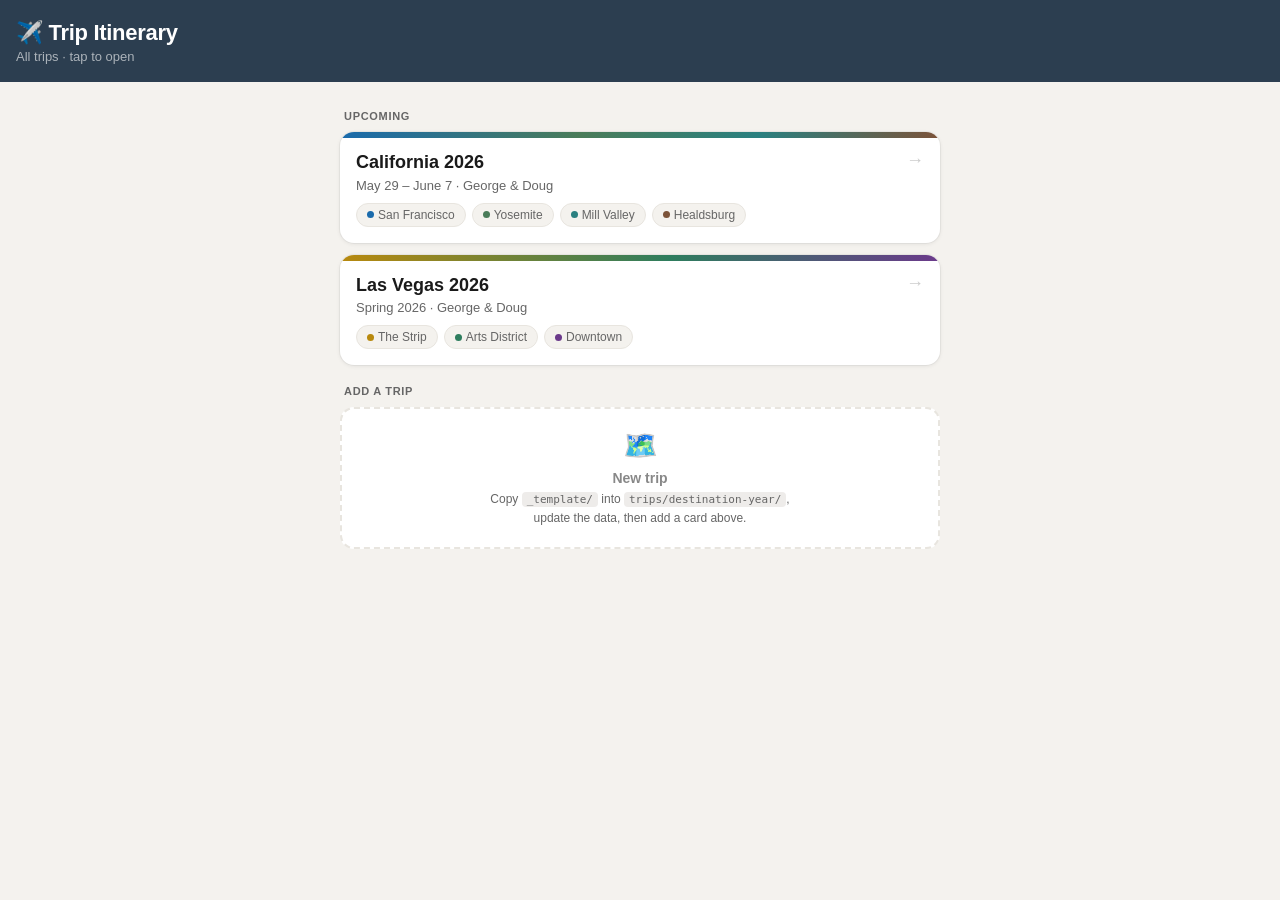
<file: index.html>
<!DOCTYPE html>
<html lang="en">
<head>
  <meta charset="UTF-8" />
  <meta name="viewport" content="width=device-width, initial-scale=1" />
  <meta name="theme-color" content="#2c3e50" />
  <title>Trip Itinerary</title>
  <style>
    *, *::before, *::after { box-sizing: border-box; margin: 0; padding: 0; }

    :root {
      --bg: #f4f2ee;
      --card: #fff;
      --text: #1a1a1a;
      --muted: #666;
      --border: #e8e5df;
    }

    body {
      font-family: -apple-system, BlinkMacSystemFont, 'Segoe UI', Roboto, sans-serif;
      background: var(--bg);
      color: var(--text);
      min-height: 100vh;
    }

    header {
      background: #2c3e50;
      color: #fff;
      padding: 20px 16px 18px;
    }

    header h1 {
      font-size: 22px;
      font-weight: 700;
      letter-spacing: -0.3px;
    }

    header p {
      font-size: 13px;
      opacity: 0.6;
      margin-top: 3px;
    }

    main {
      padding: 16px 12px 32px;
      max-width: 600px;
      margin: 0 auto;
    }

    .section-label {
      font-size: 11px;
      font-weight: 700;
      text-transform: uppercase;
      letter-spacing: 0.7px;
      color: var(--muted);
      margin: 20px 0 10px 4px;
    }

    .section-label:first-child { margin-top: 8px; }

    .trip-card {
      background: var(--card);
      border-radius: 14px;
      overflow: hidden;
      box-shadow: 0 1px 4px rgba(0,0,0,0.08), 0 0 0 1px rgba(0,0,0,0.04);
      margin-bottom: 12px;
      text-decoration: none;
      color: inherit;
      display: block;
      -webkit-tap-highlight-color: transparent;
      transition: transform 0.1s, box-shadow 0.1s;
    }

    .trip-card:active {
      transform: scale(0.98);
      box-shadow: 0 1px 2px rgba(0,0,0,0.06);
    }

    .card-accent {
      height: 6px;
    }

    .card-body {
      padding: 14px 16px 16px;
    }

    .card-name {
      font-size: 18px;
      font-weight: 700;
      line-height: 1.2;
      margin-bottom: 4px;
    }

    .card-dates {
      font-size: 13px;
      color: var(--muted);
      margin-bottom: 10px;
    }

    .card-tags {
      display: flex;
      flex-wrap: wrap;
      gap: 6px;
    }

    .tag {
      display: flex;
      align-items: center;
      gap: 4px;
      background: var(--bg);
      border: 1px solid var(--border);
      border-radius: 20px;
      padding: 4px 10px;
      font-size: 12px;
      color: var(--muted);
    }

    .tag-dot {
      width: 7px;
      height: 7px;
      border-radius: 50%;
      flex-shrink: 0;
    }

    .card-arrow {
      float: right;
      font-size: 18px;
      color: #ccc;
      margin-top: -2px;
    }

    /* Placeholder "add trip" card */
    .add-card {
      background: var(--card);
      border: 2px dashed var(--border);
      border-radius: 14px;
      padding: 20px 16px;
      text-align: center;
      color: var(--muted);
      font-size: 14px;
    }

    .add-card-icon {
      font-size: 28px;
      margin-bottom: 8px;
    }

    .add-card-title {
      font-weight: 600;
      margin-bottom: 4px;
      color: #888;
    }

    .add-card-hint {
      font-size: 12px;
      line-height: 1.5;
    }

    code {
      background: #eeecea;
      border-radius: 4px;
      padding: 1px 5px;
      font-size: 11px;
      font-family: 'SF Mono', 'Menlo', monospace;
    }

    @media (min-width: 600px) {
      main { padding: 20px 0 40px; }
    }
  </style>
</head>
<body>

<header>
  <h1>✈️ Trip Itinerary</h1>
  <p>All trips · tap to open</p>
</header>

<main>

  <div class="section-label">Upcoming</div>

  <a class="trip-card" href="trips/california-2026/">
    <div class="card-accent" style="background: linear-gradient(90deg, #1a6bac 0%, #4a7c59 40%, #2a8080 70%, #7c5339 100%)"></div>
    <div class="card-body">
      <div class="card-arrow">→</div>
      <div class="card-name">California 2026</div>
      <div class="card-dates">May 29 – June 7 · George &amp; Doug</div>
      <div class="card-tags">
        <span class="tag"><span class="tag-dot" style="background:#1a6bac"></span>San Francisco</span>
        <span class="tag"><span class="tag-dot" style="background:#4a7c59"></span>Yosemite</span>
        <span class="tag"><span class="tag-dot" style="background:#2a8080"></span>Mill Valley</span>
        <span class="tag"><span class="tag-dot" style="background:#7c5339"></span>Healdsburg</span>
      </div>
    </div>
  </a>

  <a class="trip-card" href="trips/las-vegas-2026/">
    <div class="card-accent" style="background: linear-gradient(90deg, #b8890e 0%, #2e7d5e 55%, #6b3a8b 100%)"></div>
    <div class="card-body">
      <div class="card-arrow">→</div>
      <div class="card-name">Las Vegas 2026</div>
      <div class="card-dates">Spring 2026 · George &amp; Doug</div>
      <div class="card-tags">
        <span class="tag"><span class="tag-dot" style="background:#b8890e"></span>The Strip</span>
        <span class="tag"><span class="tag-dot" style="background:#2e7d5e"></span>Arts District</span>
        <span class="tag"><span class="tag-dot" style="background:#6b3a8b"></span>Downtown</span>
      </div>
    </div>
  </a>

  <div class="section-label">Add a trip</div>

  <div class="add-card">
    <div class="add-card-icon">🗺️</div>
    <div class="add-card-title">New trip</div>
    <div class="add-card-hint">
      Copy <code>_template/</code> into <code>trips/destination-year/</code>,<br>
      update the data, then add a card above.
    </div>
  </div>

</main>

</body>
</html>
</file>
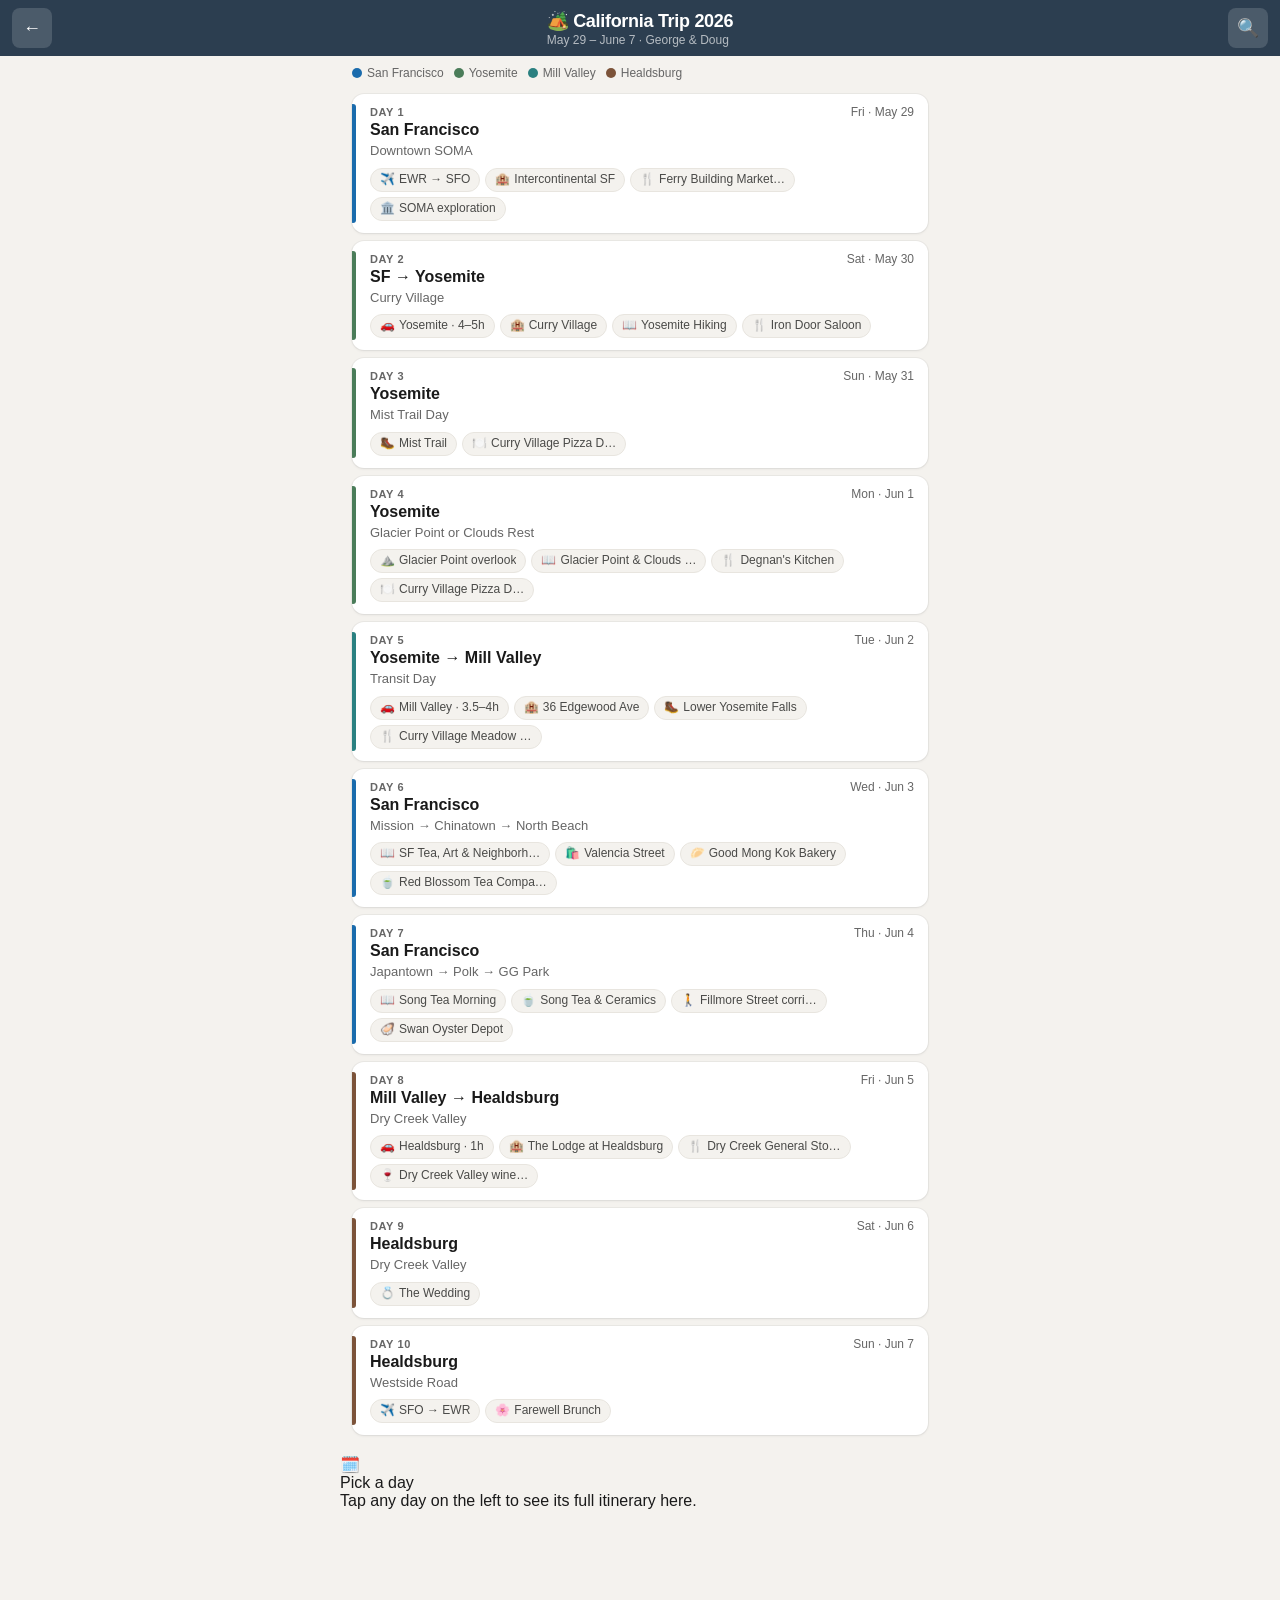
<file: trips/california-2026/index.html>
<!DOCTYPE html>
<html lang="en">
<head>
  <meta charset="UTF-8" />
  <meta name="viewport" content="width=device-width, initial-scale=1, viewport-fit=cover" />
  <meta name="theme-color" content="#2c3e50" />
  <meta name="apple-mobile-web-app-capable" content="yes" />
  <meta name="apple-mobile-web-app-status-bar-style" content="black-translucent" />
  <meta name="apple-mobile-web-app-title" content="CA Trip" />
  <link rel="manifest" href="manifest.json" />
  <link rel="apple-touch-icon" href="icon-192.svg" />
  <link rel="icon" href="../../favicon.svg" type="image/svg+xml" />
  <title>CA Trip 2026</title>
  <link rel="stylesheet" href="../../shared/app.css" />
  <style>
    /* ── California region theme colors ── */
    .sf         .day-header { background: #1a6bac; }
    .yosemite   .day-header { background: #4a7c59; }
    .marin      .day-header { background: #2a8080; }
    .healdsburg .day-header { background: #7c5339; }

    .ov-card.sf         { --ov-accent-color: #1a6bac; }
    .ov-card.yosemite   { --ov-accent-color: #4a7c59; }
    .ov-card.marin      { --ov-accent-color: #2a8080; }
    .ov-card.healdsburg { --ov-accent-color: #7c5339; }

    .editing-card.sf         .edit-day-header { background: #1a6bac; }
    .editing-card.yosemite   .edit-day-header { background: #4a7c59; }
    .editing-card.marin      .edit-day-header { background: #2a8080; }
    .editing-card.healdsburg .edit-day-header { background: #7c5339; }
  </style>
</head>
<body>

<!-- ── HEADER ── -->
<header id="app-header">
  <div class="header-row">
    <a class="header-btn" id="header-back" href="../../" aria-label="All trips">←</a>
    <div>
      <div class="app-title">🏕️ California Trip 2026 <span id="offline-badge">Offline</span></div>
      <div class="app-dates">May 29 – June 7 · George &amp; Doug</div>
    </div>
    <button class="header-btn" id="edit-btn" aria-label="Edit day">✏️</button>
    <button class="header-btn" id="search-toggle" aria-label="Search">🔍</button>
  </div>
  <div id="search-bar" class="hidden">
    <input type="search" id="search-input" placeholder="Search places, times, addresses…" autocomplete="off" />
    <button id="search-close-btn">✕</button>
  </div>
  <div id="search-history" class="hidden"></div>
</header>

<!-- ── EDIT MODE HEADER (shown when body.editing) ── -->
<header id="edit-header">
  <div class="edit-header-row">
    <button class="eh-btn cancel" id="edit-cancel-btn">Cancel</button>
    <div class="eh-title">
      <div id="edit-title-main">Edit day</div>
      <div class="eh-sub" id="edit-title-sub"></div>
    </div>
    <button class="eh-btn icon" id="edit-settings-btn" aria-label="Settings">⚙</button>
    <button class="eh-btn save" id="edit-save-btn">Done</button>
  </div>
</header>

<!-- ── SETTINGS SHEET ── -->
<div id="settings-sheet">
  <div class="sheet-handle"></div>
  <div class="settings-title">Publish edits</div>
  <div class="settings-sub">
    Edits save to <b>this browser</b> by default. Enter the shared trip passphrase below to publish changes to GitHub so they reach everyone's device. Ask your trip organiser for the passphrase.
  </div>
  <div class="settings-field">
    <label>Trip passphrase</label>
    <input type="password" id="pat-input" placeholder="e.g. vegas2026" autocomplete="off" spellcheck="false">
  </div>
  <div class="settings-actions">
    <button class="settings-cancel" id="settings-cancel-btn">Cancel</button>
    <button class="settings-save" id="settings-save-btn">Save</button>
  </div>
  <div class="settings-status" id="settings-status"></div>
</div>

<!-- ── SEARCH RESULTS ── -->
<div id="search-results" class="hidden"></div>

<!-- ── LEGEND ── -->
<div class="legend" id="legend">
  <div class="legend-item"><div class="legend-dot" style="background:#1a6bac"></div> San Francisco</div>
  <div class="legend-item"><div class="legend-dot" style="background:#4a7c59"></div> Yosemite</div>
  <div class="legend-item"><div class="legend-dot" style="background:#2a8080"></div> Mill Valley</div>
  <div class="legend-item"><div class="legend-dot" style="background:#7c5339"></div> Healdsburg</div>
</div>

<!-- ── MAIN (desktop: 2-pane wrapper) ── -->
<div id="app-body">
  <aside id="overview-pane" aria-label="Itinerary overview"></aside>
  <main id="main-content"></main>
</div>

<!-- ── QUICK REF SHEET ── -->
<div id="sheet-backdrop"></div>
<div id="quick-ref-sheet">
  <div class="sheet-handle"></div>
  <div class="sheet-title-row">
    <span class="sheet-title">Quick Reference</span>
    <button class="sheet-close-btn" id="sheet-close-btn">✕</button>
  </div>
  <div class="sheet-tabs">
    <button class="sheet-tab active" data-tab="cashOnly">💵 Cash Only</button>
    <button class="sheet-tab" data-tab="hours">⏰ Hours</button>
    <button class="sheet-tab" data-tab="reservations">📋 Reservations</button>
    <button class="sheet-tab" data-tab="transit">🚗 Transit</button>
  </div>
  <div id="sheet-content"></div>
</div>

<!-- ── DEEP DIVE SHEET ── -->
<div id="deep-dive-sheet">
  <div class="sheet-handle"></div>
  <div class="dd-header">
    <div>
      <div class="dd-day-badge" id="dd-day-badge"></div>
      <div class="dd-title" id="dd-title"></div>
      <div class="dd-subtitle" id="dd-subtitle"></div>
    </div>
    <button class="sheet-close-btn" id="deep-dive-close-btn">✕</button>
  </div>
  <div id="dd-content"></div>
</div>

<script src="data.js"></script>
<script src="../../shared/app.js"></script>
</body>
</html>
</file>
<file: shared/app.css>
*, *::before, *::after { box-sizing: border-box; margin: 0; padding: 0; }

:root {
  --bg: #f4f2ee;
  --card: #fff;
  --text: #1a1a1a;
  --muted: #666;
  --border: #e8e5df;
  --header-h: 56px;
}

html { font-size: 16px; }

body {
  font-family: -apple-system, BlinkMacSystemFont, 'Segoe UI', Roboto, sans-serif;
  background: var(--bg);
  color: var(--text);
  min-height: 100vh;
  padding-bottom: calc(76px + env(safe-area-inset-bottom));
}

/* ── HEADER ── */
#app-header {
  position: sticky;
  top: 0;
  z-index: 40;
  background: #2c3e50;
  color: #fff;
  padding-top: env(safe-area-inset-top);
}

.header-row {
  display: flex;
  align-items: center;
  justify-content: space-between;
  padding: 0 12px;
  height: var(--header-h);
}

.app-title {
  font-size: 18px;
  font-weight: 700;
  letter-spacing: -0.3px;
}

.app-dates {
  font-size: 12px;
  opacity: 0.65;
  font-weight: 400;
  margin-top: 1px;
}

.header-btn {
  width: 40px;
  height: 40px;
  border: none;
  background: rgba(255,255,255,0.15);
  color: #fff;
  border-radius: 8px;
  font-size: 18px;
  cursor: pointer;
  display: flex;
  align-items: center;
  justify-content: center;
  flex-shrink: 0;
}

.header-btn:active { background: rgba(255,255,255,0.28); }
a.header-btn { text-decoration: none; }

/* ── SEARCH ── */
#search-bar {
  background: #243342;
  padding: 8px 12px;
  display: flex;
  gap: 8px;
  align-items: center;
}

#search-bar.hidden { display: none; }

#search-input {
  flex: 1;
  background: #fff;
  border: none;
  border-radius: 8px;
  padding: 10px 14px;
  font-size: 16px;
  outline: none;
  color: var(--text);
}

#search-input::placeholder { color: #999; }

#search-close-btn {
  background: rgba(255,255,255,0.15);
  border: none;
  color: #fff;
  border-radius: 8px;
  width: 36px;
  height: 36px;
  font-size: 16px;
  cursor: pointer;
  flex-shrink: 0;
}

#search-history {
  background: #2c3e50;
  padding: 6px 12px 10px;
  display: flex;
  flex-wrap: wrap;
  gap: 6px;
}

#search-history.hidden { display: none; }

.history-chip {
  background: rgba(255,255,255,0.15);
  border: none;
  color: #fff;
  border-radius: 14px;
  padding: 5px 13px;
  font-size: 13px;
  cursor: pointer;
}

.history-chip:active { background: rgba(255,255,255,0.28); }

/* ── SEARCH RESULTS ── */
#search-results {
  background: var(--card);
  min-height: 60px;
}

#search-results.hidden { display: none; }

.search-empty {
  padding: 40px 20px;
  text-align: center;
  color: var(--muted);
  font-size: 15px;
}

.search-result {
  padding: 14px 16px;
  border-bottom: 1px solid var(--border);
  cursor: pointer;
  -webkit-tap-highlight-color: transparent;
}

.search-result:active { background: #f5f5f2; }

.result-tag {
  font-size: 11px;
  text-transform: uppercase;
  letter-spacing: 0.5px;
  color: #aaa;
  margin-bottom: 3px;
}

.result-main {
  font-size: 15px;
  font-weight: 600;
  color: var(--text);
  line-height: 1.3;
}

.result-sub {
  font-size: 13px;
  color: var(--muted);
  margin-top: 3px;
  line-height: 1.4;
}

mark {
  background: rgba(255, 210, 0, 0.45);
  color: inherit;
  border-radius: 2px;
  padding: 0 1px;
}

/* ── MAIN ── */
#main-content { padding: 8px 0 16px; }

/* ── DAY CARD ── */
.day-card {
  margin: 8px 12px;
  border-radius: 14px;
  overflow: hidden;
  background: var(--card);
  box-shadow: 0 1px 4px rgba(0,0,0,0.08), 0 0 0 1px rgba(0,0,0,0.04);
}

.day-header {
  padding: 14px 16px;
  cursor: pointer;
  -webkit-tap-highlight-color: transparent;
  display: flex;
  align-items: flex-start;
  justify-content: space-between;
  gap: 12px;
  user-select: none;
}

/* Region theme colors live in each trip's index.html <style> block */

.day-header:active { filter: brightness(0.92); }

.day-header-text { color: #fff; flex: 1; min-width: 0; }

.day-label {
  font-size: 11px;
  font-weight: 700;
  text-transform: uppercase;
  letter-spacing: 0.7px;
  opacity: 0.75;
  margin-bottom: 2px;
}

.day-date {
  font-size: 19px;
  font-weight: 700;
  line-height: 1.2;
}

.day-loc {
  font-size: 13px;
  opacity: 0.88;
  margin-top: 4px;
}

.day-stay {
  font-size: 12px;
  opacity: 0.68;
  margin-top: 2px;
}

.chevron {
  color: rgba(255,255,255,0.75);
  font-size: 13px;
  flex-shrink: 0;
  margin-top: 6px;
  transition: transform 0.15s;
}

.day-card.open .chevron { transform: rotate(180deg); }

/* ── SECTIONS ── */
.sections { display: none; padding: 6px 10px 10px; }
.day-card.open .sections { display: block; }

.section {
  border: 1px solid var(--border);
  border-radius: 10px;
  margin: 6px 0;
  overflow: hidden;
  background: var(--card);
}

.section-header {
  display: flex;
  align-items: center;
  padding: 11px 13px;
  cursor: pointer;
  -webkit-tap-highlight-color: transparent;
  gap: 9px;
  background: #fafaf8;
  user-select: none;
}

.section-header:active { background: #f0ede8; }

.section-icon { font-size: 18px; flex-shrink: 0; width: 24px; text-align: center; }

.section-label-text {
  font-size: 15px;
  font-weight: 600;
  color: var(--text);
  flex: 1;
}

.section-badges { display: flex; gap: 4px; }

.badge {
  font-size: 13px;
  line-height: 1;
  padding: 2px 1px;
}

.section-chev {
  font-size: 11px;
  color: #bbb;
  flex-shrink: 0;
  transition: transform 0.15s;
}

.section.open .section-chev { transform: rotate(180deg); }

/* ── SECTION BODY ── */
.section-body {
  display: none;
  padding: 12px 14px 14px;
  border-top: 1px solid var(--border);
}

.section.open .section-body { display: block; }

.section-content {
  font-size: 14px;
  line-height: 1.65;
  color: #2a2a2a;
  white-space: pre-line;
}

.section-address {
  display: flex;
  align-items: flex-start;
  gap: 6px;
  margin-top: 10px;
  padding: 8px 10px;
  background: #f5f3ef;
  border-radius: 8px;
  font-size: 13px;
  color: #555;
  line-height: 1.4;
}

.section-notes { margin-top: 10px; display: flex; flex-direction: column; gap: 6px; }

.note {
  display: flex;
  align-items: flex-start;
  gap: 8px;
  padding: 8px 10px;
  border-radius: 8px;
  font-size: 13px;
  line-height: 1.5;
}

.note-cash { background: #fef9e7; border: 1px solid #f0d060; color: #7a5800; }
.note-warn { background: #fff3e0; border: 1px solid #ffcc80; color: #7a4400; }
.note-res  { background: #e8f4fb; border: 1px solid #90caf9; color: #1a4e80; }
.note-info { background: #f4f4f2; border: 1px solid #ddd;    color: #555; }

.note-icon { flex-shrink: 0; }
.note-text { flex: 1; }

/* ── BOTTOM BAR ── */
#bottom-bar {
  position: fixed;
  bottom: 0;
  left: 0;
  right: 0;
  padding: 10px 16px;
  padding-bottom: calc(10px + env(safe-area-inset-bottom));
  background: var(--card);
  border-top: 1px solid var(--border);
  z-index: 40;
}

#quick-ref-btn {
  width: 100%;
  padding: 14px;
  background: #2c3e50;
  color: #fff;
  border: none;
  border-radius: 12px;
  font-size: 16px;
  font-weight: 600;
  cursor: pointer;
  letter-spacing: 0.2px;
}

#quick-ref-btn:active { background: #243342; }

/* ── QUICK REF SHEET ── */
#sheet-backdrop {
  position: fixed;
  inset: 0;
  background: rgba(0,0,0,0.45);
  z-index: 50;
  opacity: 0;
  transition: opacity 0.2s;
  display: none;
}

#sheet-backdrop.vis { opacity: 1; }

#quick-ref-sheet {
  position: fixed;
  bottom: 0;
  left: 0;
  right: 0;
  background: var(--card);
  border-radius: 18px 18px 0 0;
  z-index: 51;
  display: none;
  flex-direction: column;
  max-height: 82vh;
  transform: translateY(100%);
  transition: transform 0.25s ease-out;
  box-shadow: 0 -4px 24px rgba(0,0,0,0.18);
}

#quick-ref-sheet.vis { transform: translateY(0); display: flex; }

.sheet-handle {
  width: 38px;
  height: 4px;
  background: #ccc;
  border-radius: 2px;
  margin: 12px auto 2px;
  flex-shrink: 0;
}

.sheet-title-row {
  display: flex;
  align-items: center;
  justify-content: space-between;
  padding: 6px 16px 12px;
  flex-shrink: 0;
}

.sheet-title { font-size: 17px; font-weight: 700; }

.sheet-close-btn {
  width: 30px;
  height: 30px;
  border: none;
  background: #eeece8;
  border-radius: 50%;
  font-size: 15px;
  color: #555;
  cursor: pointer;
  display: flex;
  align-items: center;
  justify-content: center;
}

.sheet-tabs {
  display: flex;
  border-bottom: 1px solid var(--border);
  overflow-x: auto;
  -webkit-overflow-scrolling: touch;
  scrollbar-width: none;
  flex-shrink: 0;
}

.sheet-tabs::-webkit-scrollbar { display: none; }

.sheet-tab {
  flex-shrink: 0;
  padding: 11px 15px;
  border: none;
  background: none;
  font-size: 14px;
  font-weight: 500;
  cursor: pointer;
  color: #888;
  border-bottom: 2px solid transparent;
  white-space: nowrap;
}

.sheet-tab.active {
  color: #2c3e50;
  border-bottom-color: #2c3e50;
  font-weight: 700;
}

#sheet-content {
  overflow-y: auto;
  -webkit-overflow-scrolling: touch;
  flex: 1;
  padding: 4px 16px calc(20px + env(safe-area-inset-bottom));
}

.ref-item {
  padding: 13px 0;
  border-bottom: 1px solid var(--border);
}

.ref-item:last-child { border-bottom: none; }

.ref-name {
  font-size: 15px;
  font-weight: 600;
  color: var(--text);
  margin-bottom: 3px;
}

.ref-detail {
  font-size: 14px;
  color: var(--muted);
  line-height: 1.5;
}

/* ── LEGEND ── */
.legend {
  display: flex;
  gap: 10px;
  flex-wrap: wrap;
  padding: 10px 12px;
  margin: 0 12px 0;
}

.legend-item {
  display: flex;
  align-items: center;
  gap: 5px;
  font-size: 12px;
  color: var(--muted);
}

.legend-dot {
  width: 10px;
  height: 10px;
  border-radius: 50%;
  flex-shrink: 0;
}

/* ── DEEP DIVE SHEET ── */
#deep-dive-sheet {
  position: fixed;
  bottom: 0; left: 0; right: 0;
  background: var(--card);
  border-radius: 18px 18px 0 0;
  z-index: 51;
  display: none;
  flex-direction: column;
  max-height: 90vh;
  transform: translateY(100%);
  transition: transform 0.25s ease-out;
  box-shadow: 0 -4px 24px rgba(0,0,0,0.18);
}

#deep-dive-sheet.vis { transform: translateY(0); display: flex; }

.dd-header {
  display: flex;
  align-items: flex-start;
  justify-content: space-between;
  padding: 6px 16px 10px;
  flex-shrink: 0;
  gap: 12px;
  border-bottom: 1px solid var(--border);
}

.dd-day-badge {
  font-size: 11px;
  font-weight: 700;
  text-transform: uppercase;
  letter-spacing: 0.5px;
  color: var(--muted);
  margin-bottom: 2px;
}

.dd-title { font-size: 16px; font-weight: 700; color: var(--text); line-height: 1.3; }
.dd-subtitle { font-size: 13px; color: var(--muted); margin-top: 2px; }

#dd-content {
  overflow-y: auto;
  -webkit-overflow-scrolling: touch;
  flex: 1;
  padding-bottom: calc(24px + env(safe-area-inset-bottom));
}

.dd-timeline { padding: 12px 16px 14px; border-bottom: 1px solid var(--border); }

.dd-group-label {
  font-size: 11px;
  font-weight: 700;
  text-transform: uppercase;
  letter-spacing: 0.5px;
  color: var(--muted);
  padding: 14px 16px 2px;
}

.timeline-row {
  display: flex;
  gap: 10px;
  padding: 7px 0;
  border-bottom: 1px solid #f0ede8;
  align-items: baseline;
}

.timeline-row:last-child { border-bottom: none; }

.timeline-time {
  font-size: 12px;
  color: var(--muted);
  flex-shrink: 0;
  width: 104px;
  font-variant-numeric: tabular-nums;
}

.timeline-info { flex: 1; }
.timeline-activity { font-size: 14px; font-weight: 600; color: var(--text); }
.timeline-note { font-size: 12px; color: var(--muted); margin-top: 1px; }

.dd-section { border-top: 1px solid var(--border); }

.dd-section-header {
  display: flex;
  align-items: center;
  padding: 12px 16px;
  cursor: pointer;
  -webkit-tap-highlight-color: transparent;
  gap: 10px;
  user-select: none;
}

.dd-section-header:active { background: #f5f3ef; }
.dd-section-icon { font-size: 18px; flex-shrink: 0; width: 24px; text-align: center; }

.dd-section-label-wrap { flex: 1; }
.dd-section-label { font-size: 15px; font-weight: 600; color: var(--text); }
.dd-section-meta { font-size: 12px; color: var(--muted); margin-top: 1px; }

.dd-chev { font-size: 11px; color: #bbb; flex-shrink: 0; transition: transform 0.15s; }
.dd-section.open .dd-chev { transform: rotate(180deg); }

.dd-section-body { display: none; padding: 2px 16px 14px; }
.dd-section.open .dd-section-body { display: block; }

.dd-content-text {
  font-size: 14px;
  line-height: 1.65;
  color: #2a2a2a;
  white-space: pre-line;
}

.dd-address {
  display: flex;
  gap: 6px;
  margin: 8px 0;
  padding: 8px 10px;
  background: #f5f3ef;
  border-radius: 8px;
  font-size: 13px;
  color: #555;
}

.dd-tips { margin-top: 10px; display: flex; flex-direction: column; gap: 3px; }

.dd-tip {
  display: flex;
  align-items: flex-start;
  gap: 8px;
  font-size: 13px;
  color: #444;
  line-height: 1.5;
  padding: 3px 0;
}

.dd-tip-dot {
  width: 5px; height: 5px;
  border-radius: 50%;
  background: #bbb;
  flex-shrink: 0;
  margin-top: 7px;
}

/* Checklist */
.dd-checklist { padding: 6px 16px 8px; }

.checklist-item {
  display: flex;
  align-items: flex-start;
  gap: 10px;
  padding: 9px 0;
  border-bottom: 1px solid #f0ede8;
  cursor: pointer;
  -webkit-tap-highlight-color: transparent;
}

.checklist-item:last-child { border-bottom: none; }

.checklist-cb {
  width: 20px; height: 20px;
  border: 2px solid #ccc;
  border-radius: 5px;
  flex-shrink: 0;
  margin-top: 1px;
  display: flex;
  align-items: center;
  justify-content: center;
  font-size: 12px;
  transition: background 0.1s, border-color 0.1s;
}

.checklist-item.checked .checklist-cb { background: #4a7c59; border-color: #4a7c59; color: #fff; }
.checklist-text { font-size: 14px; color: var(--text); line-height: 1.5; flex: 1; }
.checklist-item.checked .checklist-text { color: #aaa; text-decoration: line-through; }

/* Deep dive button on day card */
.deep-dive-btn-wrap { padding: 4px 4px 8px; }

.deep-dive-btn {
  width: 100%;
  padding: 11px 14px;
  background: #f0ede8;
  border: 1px solid var(--border);
  border-radius: 10px;
  font-size: 14px;
  font-weight: 600;
  color: #2c3e50;
  cursor: pointer;
  text-align: left;
  display: flex;
  align-items: center;
  gap: 8px;
}

.deep-dive-btn:active { background: #e5e1da; }
.deep-dive-btn-arrow { margin-left: auto; color: #aaa; }


/* ── OVERVIEW VIEW ── */
.overview-list {
  display: flex;
  flex-direction: column;
  gap: 8px;
  padding: 4px 12px 12px;
}

.ov-card {
  position: relative;
  display: block;
  background: var(--card);
  border-radius: 12px;
  padding: 11px 14px 12px 18px;
  text-decoration: none;
  color: inherit;
  box-shadow: 0 1px 3px rgba(0,0,0,0.07), 0 0 0 1px rgba(0,0,0,0.04);
  -webkit-tap-highlight-color: transparent;
  transition: transform 0.08s, box-shadow 0.08s;
  overflow: hidden;
}
.ov-card:active { transform: scale(0.985); box-shadow: 0 1px 2px rgba(0,0,0,0.06); }

.ov-accent {
  position: absolute;
  left: 0; top: 10px; bottom: 10px;
  width: 4px;
  border-radius: 0 3px 3px 0;
  background: var(--ov-accent-color, #888);
}

/* .ov-card.<region> rules live in each trip's index.html <style> block */

.ov-head {
  display: flex;
  justify-content: space-between;
  align-items: baseline;
  gap: 8px;
}
.ov-day {
  font-size: 11px;
  font-weight: 700;
  letter-spacing: 0.6px;
  text-transform: uppercase;
  color: var(--muted);
}
.ov-date {
  font-size: 12px;
  color: var(--muted);
  font-variant-numeric: tabular-nums;
  white-space: nowrap;
}
.ov-loc {
  font-size: 16px;
  font-weight: 700;
  line-height: 1.25;
  color: var(--text);
  margin-top: 1px;
}
.ov-sub {
  font-size: 13px;
  color: var(--muted);
  line-height: 1.35;
  margin-top: 2px;
}
.ov-chips {
  display: flex;
  flex-wrap: wrap;
  gap: 5px;
  margin-top: 8px;
}
.ov-chip {
  display: inline-flex;
  align-items: center;
  gap: 4px;
  background: var(--bg);
  border: 1px solid var(--border);
  border-radius: 12px;
  padding: 3px 9px 4px;
  font-size: 12px;
  color: #4a4a48;
  line-height: 1.25;
  max-width: 100%;
}
.ov-chip-i { font-size: 12px; flex-shrink: 0; }
.ov-chip-t {
  overflow: hidden;
  text-overflow: ellipsis;
  white-space: nowrap;
  max-width: 180px;
}

/* Today highlight */
.ov-card.today {
  box-shadow: 0 0 0 2px #fff, 0 0 0 4px var(--ov-accent-color, #888), 0 4px 14px rgba(0,0,0,0.10);
}
.ov-card.today .ov-today-pill {
  display: inline-block;
  background: var(--ov-accent-color, #888);
  color: #fff;
  font-size: 10px;
  font-weight: 700;
  letter-spacing: 0.5px;
  padding: 1px 6px 2px;
  border-radius: 8px;
  margin-left: 6px;
  text-transform: uppercase;
  vertical-align: 1px;
}
/* Past days slightly dimmed */
.ov-card.past { opacity: 0.62; }
.ov-card.past:active, .ov-card.past:hover { opacity: 1; }

/* ── DAY DETAIL NAV ── */
.day-nav {
  display: flex;
  align-items: stretch;
  gap: 8px;
  padding: 8px 12px 4px;
  max-width: 600px;
  margin: 0 auto;
}
.day-nav-btn {
  flex: 1;
  display: flex;
  align-items: center;
  justify-content: center;
  gap: 4px;
  padding: 9px 8px;
  background: var(--card);
  border: 1px solid var(--border);
  border-radius: 10px;
  font-size: 12px;
  font-weight: 600;
  color: var(--text);
  text-decoration: none;
  -webkit-tap-highlight-color: transparent;
  cursor: pointer;
  min-width: 0;
}
.day-nav-btn:active { background: #f0ede8; }
.day-nav-btn.disabled {
  opacity: 0.3;
  pointer-events: none;
  cursor: default;
}
.day-nav-center {
  flex: 1.4;
  display: flex;
  align-items: center;
  justify-content: center;
  font-size: 12px;
  color: var(--muted);
  text-align: center;
  letter-spacing: 0.2px;
}
.day-nav-center b {
  color: var(--text);
  font-weight: 700;
}
.day-nav-today-mark {
  display: inline-block;
  width: 6px; height: 6px;
  border-radius: 50%;
  background: #c64a1f;
  margin-right: 5px;
  vertical-align: 1px;
}

/* ── SHARE TOAST ── */
#share-toast {
  position: fixed;
  left: 50%;
  bottom: calc(86px + env(safe-area-inset-bottom));
  transform: translateX(-50%) translateY(8px);
  background: rgba(40,40,40,0.94);
  color: #fff;
  padding: 9px 16px;
  border-radius: 22px;
  font-size: 13px;
  font-weight: 500;
  letter-spacing: 0.2px;
  z-index: 60;
  opacity: 0;
  transition: opacity 0.18s, transform 0.18s;
  pointer-events: none;
  box-shadow: 0 4px 18px rgba(0,0,0,0.25);
}
#share-toast.vis {
  opacity: 1;
  transform: translateX(-50%) translateY(0);
}

/* ── OFFLINE BADGE (subtle, in header) ── */
#offline-badge {
  display: none;
  font-size: 10px;
  background: rgba(255,255,255,0.2);
  color: #fff;
  padding: 2px 7px;
  border-radius: 9px;
  letter-spacing: 0.4px;
  text-transform: uppercase;
  margin-left: 6px;
  vertical-align: 2px;
}
body.is-offline #offline-badge { display: inline-block; }

/* ── RESPONSIVE ── */
@media (min-width: 600px) {
  .overview-list { max-width: 600px; margin-left: auto; margin-right: auto; }
  #main-content, .legend { max-width: 600px; margin-left: auto; margin-right: auto; }
  .day-card { margin: 10px auto; max-width: 576px; }
  #bottom-bar { max-width: 600px; left: 50%; transform: translateX(-50%); border-radius: 12px 12px 0 0; }
  #quick-ref-sheet { max-width: 600px; left: 50%; transform: translateX(-50%) translateY(100%); border-radius: 18px 18px 0 0; }
  #quick-ref-sheet.vis { transform: translateX(-50%) translateY(0); }
  #deep-dive-sheet { max-width: 600px; left: 50%; transform: translateX(-50%) translateY(100%); border-radius: 18px 18px 0 0; }
  #deep-dive-sheet.vis { transform: translateX(-50%) translateY(0); }
}

/* ── EDIT MODE ─────────────────────────────────────────── */
#edit-btn { display: none; }
body.day-detail.editable-route #edit-btn { display: flex; }

body.editing #share-btn,
body.editing #search-toggle,
body.editing #edit-btn { display: none !important; }

#edit-header {
  display: none;
  background: #5a3a2a;
  color: #fff;
  padding-top: env(safe-area-inset-top);
  position: sticky;
  top: 0;
  z-index: 42;
}
.edit-header-row {
  display: flex;
  align-items: center;
  justify-content: space-between;
  gap: 8px;
  padding: 0 10px;
  height: var(--header-h);
}
body.editing #app-header { display: none; }
body.editing #edit-header { display: block; }

.eh-btn {
  border: none;
  font-size: 14px;
  font-weight: 700;
  padding: 8px 14px;
  border-radius: 8px;
  cursor: pointer;
  font-family: inherit;
  flex-shrink: 0;
}
.eh-btn.cancel { background: rgba(255,255,255,0.18); color: #fff; }
.eh-btn.save { background: #fff3a8; color: #1a1a1a; }
.eh-btn.icon {
  background: rgba(255,255,255,0.18);
  color: #fff;
  width: 36px; height: 36px;
  padding: 0;
  font-size: 17px;
  display: inline-flex;
  align-items: center;
  justify-content: center;
}
.eh-title {
  flex: 1;
  text-align: center;
  font-size: 14px;
  font-weight: 700;
  line-height: 1.15;
  min-width: 0;
}
.eh-title .eh-sub {
  font-size: 11px;
  opacity: 0.75;
  font-weight: 400;
  margin-top: 1px;
}

/* Day-header card in edit mode — keeps colored bg, text becomes inputs */
.editing-card { margin: 8px 12px; }
.editing-card .edit-day-header {
  padding: 14px 16px;
  border-radius: 14px 14px 0 0;
  color: #fff;
}

/* .editing-card.<region> rules live in each trip's index.html <style> block */

.edit-day-num {
  font-size: 11px;
  font-weight: 700;
  text-transform: uppercase;
  letter-spacing: 0.7px;
  opacity: 0.85;
  margin-bottom: 10px;
}
.edit-field { margin-top: 10px; }
.edit-field:first-child { margin-top: 0; }
.edit-field > label {
  display: block;
  font-size: 10px;
  font-weight: 700;
  letter-spacing: 0.6px;
  text-transform: uppercase;
  opacity: 0.7;
  margin-bottom: 4px;
}
.edit-input {
  width: 100%;
  font-family: inherit;
  font-size: 14px;
  padding: 8px 10px;
  border-radius: 7px;
  border: 1.5px solid rgba(255,255,255,0.4);
  background: rgba(255,255,255,0.16);
  color: #fff;
  outline: none;
  -webkit-appearance: none;
  line-height: 1.3;
}
.edit-input:focus {
  background: #fff;
  color: #1a1a1a;
  border-color: #fff3a8;
  box-shadow: 0 0 0 3px rgba(255,243,168,0.5);
}
.edit-input::placeholder { color: rgba(255,255,255,0.55); }

/* Section list (under day header) in edit mode */
.editing-card .edit-sections {
  background: var(--card);
  border: 1px solid var(--border);
  border-top: 0;
  border-radius: 0 0 14px 14px;
  padding: 6px 10px 10px;
  overflow: hidden;
}
.editing-card .chevron { display: none; }

/* Section row — reuses existing .section + .section-header styling */
.editing-section .section-header { cursor: pointer; }
.section-edit-body {
  padding: 12px 14px 14px;
}
.section-edit-body .edit-field > label {
  color: var(--muted);
  opacity: 1;
  font-weight: 700;
}
.section-edit-body .edit-input {
  background: #fff;
  color: var(--text);
  border-color: var(--border);
}
.section-edit-body .edit-input:focus {
  background: #fff;
  border-color: #c64a1f;
  box-shadow: 0 0 0 3px rgba(198,74,31,0.18);
}
.edit-field-row {
  display: flex;
  gap: 10px;
  align-items: flex-end;
}
.edit-field.icon-field { width: 80px; flex-shrink: 0; }
.edit-field.icon-field .edit-input {
  text-align: center;
  font-size: 20px;
  padding: 6px 4px;
}
.edit-textarea {
  min-height: 100px;
  resize: vertical;
  line-height: 1.55;
  font-family: inherit;
}
.edit-section-delete {
  display: block;
  margin-top: 14px;
  background: none;
  border: 1.5px dashed #c64a1f;
  color: #c64a1f;
  font-size: 13px;
  font-weight: 600;
  padding: 8px 12px;
  border-radius: 7px;
  cursor: pointer;
  width: 100%;
  font-family: inherit;
}
.edit-section-delete:active { background: rgba(198,74,31,0.08); }

.edit-add-section {
  display: block;
  width: 100%;
  margin-top: 10px;
  padding: 12px;
  background: transparent;
  border: 1.5px dashed #1a1a1a;
  color: #1a1a1a;
  font-size: 14px;
  font-weight: 600;
  border-radius: 9px;
  cursor: pointer;
  font-family: inherit;
}
.edit-add-section:active { background: rgba(0,0,0,0.04); }

/* Edit-mode notice */
.edit-mode-notice {
  margin: 10px 12px 0;
  padding: 9px 12px;
  background: #fef9e7;
  border: 1px solid #f0d060;
  border-radius: 8px;
  font-size: 12px;
  color: #7a5800;
  line-height: 1.4;
}
.edit-mode-notice b { color: #5a3a00; }

/* Settings sheet */
#settings-sheet {
  position: fixed;
  bottom: 0;
  left: 0;
  right: 0;
  background: #fff;
  border-radius: 18px 18px 0 0;
  padding: 16px 20px;
  padding-bottom: calc(20px + env(safe-area-inset-bottom));
  transform: translateY(100%);
  transition: transform 0.22s ease;
  z-index: 70;
  display: none;
  flex-direction: column;
  box-shadow: 0 -4px 20px rgba(0,0,0,0.22);
  max-height: 86vh;
  overflow-y: auto;
}
#settings-sheet.vis { transform: translateY(0); display: flex; }

.settings-title {
  font-size: 18px;
  font-weight: 700;
  margin-top: 4px;
  margin-bottom: 4px;
}
.settings-sub {
  font-size: 13px;
  color: var(--muted);
  margin-bottom: 14px;
  line-height: 1.5;
}
.settings-sub code {
  background: #f4f2ee;
  padding: 1px 5px;
  border-radius: 3px;
  font-family: ui-monospace, SF Mono, Menlo, monospace;
  font-size: 12px;
}
.settings-sub a { color: #2c3e50; text-decoration: underline; }

.settings-field { margin: 10px 0; }
.settings-field > label {
  display: block;
  font-size: 11px;
  font-weight: 700;
  letter-spacing: 0.5px;
  color: var(--muted);
  text-transform: uppercase;
  margin-bottom: 4px;
}
.settings-field input {
  width: 100%;
  padding: 9px 11px;
  border: 1.5px solid var(--border);
  border-radius: 8px;
  font-family: ui-monospace, SF Mono, Menlo, monospace;
  font-size: 12px;
  background: #fff;
}
.settings-field input:focus {
  border-color: #2c3e50;
  outline: none;
}
.settings-actions {
  display: flex;
  gap: 10px;
  margin-top: 16px;
}
.settings-actions button {
  flex: 1;
  padding: 11px;
  border-radius: 9px;
  border: none;
  font-weight: 700;
  cursor: pointer;
  font-family: inherit;
  font-size: 14px;
}
.settings-cancel { background: #f4f2ee; color: #1a1a1a; }
.settings-save { background: #2c3e50; color: #fff; }
.settings-status {
  font-size: 12px;
  color: var(--muted);
  margin-top: 10px;
  padding-top: 10px;
  border-top: 1px dashed var(--border);
  line-height: 1.4;
}
.settings-status.ok { color: #2a6a3b; }

/* Toast */
#edit-toast {
  position: fixed;
  bottom: calc(24px + env(safe-area-inset-bottom));
  left: 50%;
  transform: translateX(-50%) translateY(120px);
  padding: 11px 18px;
  border-radius: 22px;
  font-size: 13px;
  font-weight: 600;
  background: #1a1a1a;
  color: #fff;
  opacity: 0;
  transition: transform 0.25s ease, opacity 0.2s ease;
  z-index: 100;
  pointer-events: none;
  max-width: 88%;
  text-align: center;
  box-shadow: 0 6px 20px rgba(0,0,0,0.28);
  line-height: 1.35;
}
#edit-toast.vis {
  opacity: 1;
  transform: translateX(-50%) translateY(0);
}
#edit-toast.toast-warn { background: #8a5a00; }
#edit-toast.toast-ok   { background: #2a6a3b; }
#edit-toast.toast-err  { background: #8a2a1a; }

/* Hide non-essential chrome in edit mode */
body.editing #bottom-bar,
body.editing .day-nav,
body.editing #legend { display: none !important; }

body.editing #main-content { padding-bottom: 60px; }

/* ── SECTION REORDER BUTTONS ── */
.section-move-group {
  display: flex;
  flex-direction: column;
  gap: 2px;
  margin-right: 6px;
  flex-shrink: 0;
}
.section-move-btn {
  border: none;
  background: rgba(0,0,0,0.07);
  color: var(--muted);
  border-radius: 4px;
  width: 22px;
  height: 18px;
  font-size: 10px;
  cursor: pointer;
  display: flex;
  align-items: center;
  justify-content: center;
  padding: 0;
  line-height: 1;
  font-family: inherit;
}
.section-move-btn:active { background: rgba(0,0,0,0.15); }
.section-move-btn:disabled { opacity: 0.2; cursor: default; }

/* ── NOTE TYPE TOGGLE PILLS ── */
.note-type-pills {
  display: flex;
  flex-wrap: wrap;
  gap: 6px;
  margin-top: 6px;
}
.note-pill {
  padding: 5px 10px;
  border-radius: 14px;
  border: 1.5px solid var(--border);
  background: #fff;
  color: var(--muted);
  font-size: 12px;
  font-weight: 600;
  cursor: pointer;
  font-family: inherit;
  white-space: nowrap;
}
.note-pill.active.pill-info        { background: #e8f4fd; border-color: #2c88d0; color: #1a5a8a; }
.note-pill.active.pill-warning     { background: #fef9e7; border-color: #e6a817; color: #7a5800; }
.note-pill.active.pill-cash        { background: #e8f7ed; border-color: #2a7a45; color: #1a5a2a; }
.note-pill.active.pill-reservation { background: #f0e8fd; border-color: #7c42c4; color: #5a2a8a; }
.note-active-inputs { margin-top: 8px; display: flex; flex-direction: column; gap: 6px; }
.note-active-row { display: flex; align-items: center; gap: 8px; }
.note-active-row .note-type-icon { font-size: 16px; flex-shrink: 0; }
.note-active-row .edit-input { flex: 1; }
</file>
